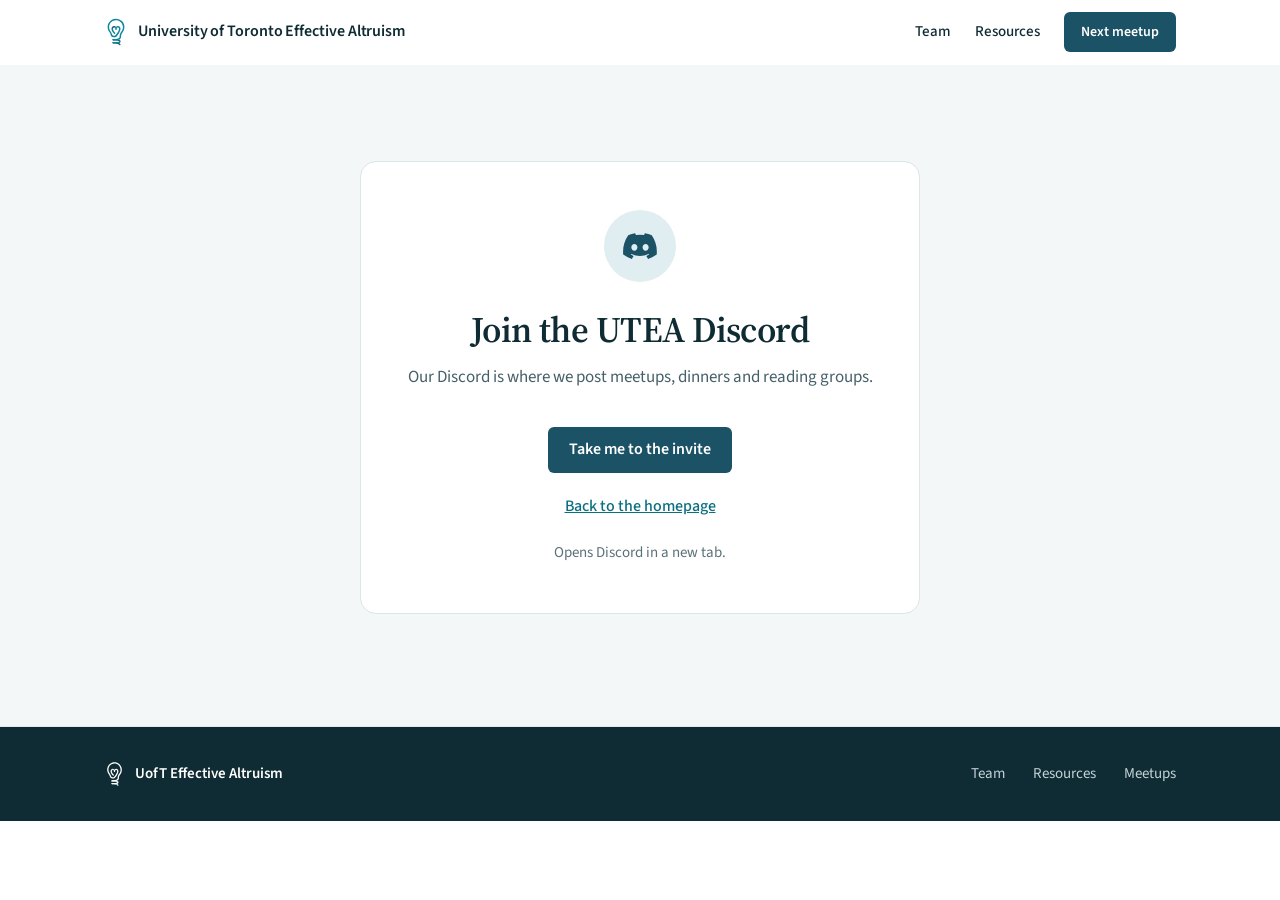
<file: discord.html>
<!DOCTYPE html>
<html lang="en">
<head>
  <meta charset="UTF-8" />
  <meta name="viewport" content="width=device-width, initial-scale=1.0" />
  <title>Join the UTEA Discord · University of Toronto Effective Altruism</title>
  <!-- Interstitial: the invite never appears in the page source as a URL, and
       this page is kept out of search indexes, so scrapers can't harvest it. -->
  <meta name="robots" content="noindex, nofollow" />
  <meta name="referrer" content="no-referrer" />
  <link rel="icon" type="image/svg+xml" href="assets/ea-logo.svg" />
  <link rel="preconnect" href="https://fonts.googleapis.com" />
  <link rel="preconnect" href="https://fonts.gstatic.com" crossorigin />
  <link
    href="https://fonts.googleapis.com/css2?family=Source+Serif+4:ital,opsz,wght@0,8..60,400..700;1,8..60,400..700&family=Source+Sans+3:wght@400..700&display=swap"
    rel="stylesheet"
  />
  <link rel="stylesheet" href="styles.css?v=8" />
</head>
<body>
  <!-- Navigation -->
  <header class="nav">
    <div class="wrap nav__inner">
      <a class="brand" href="index.html" aria-label="UofT Effective Altruism home">
        <img src="assets/ea-logo.svg" alt="" />
        <span class="brand__text">
          <span class="brand__full">University of Toronto Effective Altruism</span>
          <span class="brand__short">UTEA</span>
        </span>
      </a>
      <nav aria-label="Main">
        <ul class="nav__links">
          <li class="hide-sm"><a class="nav__link" href="team.html">Team</a></li>
          <li class="hide-sm"><a class="nav__link" href="resources.html">Resources</a></li>
          <li><a class="btn btn--primary btn--sm" href="index.html#meetup">Next meetup</a></li>
        </ul>
      </nav>
    </div>
  </header>

  <main class="gate">
    <div class="gate__card">
      <span class="gate__mark" aria-hidden="true">
        <svg viewBox="0 0 24 18" width="34" height="26" fill="currentColor" focusable="false"><path d="M20.317 1.492A19.79 19.79 0 0 0 15.432 0c-.21.375-.456.88-.625 1.28a18.27 18.27 0 0 0-5.61 0C9.028.88 8.776.375 8.564 0A19.736 19.736 0 0 0 3.677 1.496C.573 6.12-.27 10.63.152 15.077a19.9 19.9 0 0 0 6.033 3.049c.486-.66.92-1.363 1.293-2.103a12.9 12.9 0 0 1-2.036-.978c.171-.126.338-.257.499-.392 3.926 1.823 8.18 1.823 12.06 0 .163.135.33.266.5.392-.65.383-1.334.71-2.04.98.374.739.805 1.442 1.292 2.102a19.84 19.84 0 0 0 6.036-3.048c.5-5.177-.838-9.647-3.472-13.587ZM8.02 12.341c-1.182 0-2.152-1.086-2.152-2.418 0-1.333.95-2.42 2.152-2.42 1.203 0 2.173 1.086 2.152 2.42 0 1.332-.95 2.418-2.152 2.418Zm7.96 0c-1.183 0-2.153-1.086-2.153-2.418 0-1.333.95-2.42 2.152-2.42 1.203 0 2.173 1.086 2.152 2.42 0 1.332-.95 2.418-2.152 2.418Z"/></svg>
      </span>
      <h1>Join the UTEA Discord</h1>
      <p class="gate__lede">Our Discord is where we post meetups, dinners and reading groups.</p>

      <button class="btn btn--primary" type="button" id="gate-go">Take me to the invite</button>
      <a class="gate__back" href="index.html">Back to the homepage</a>

      <p class="gate__note" id="gate-status" role="status" aria-live="polite">Opens Discord in a new tab.</p>

      <noscript>
        <p class="gate__note">
          This page needs JavaScript to reveal the invite — please enable it,
          or ask an organiser to send you the link directly.
        </p>
      </noscript>
    </div>
  </main>

  <!-- Footer -->
  <footer class="footer">
    <div class="wrap footer__inner">
      <a class="footer__brand" href="index.html">
        <img src="assets/ea-logo-white.svg" alt="" />
        UofT Effective Altruism
      </a>
      <nav aria-label="Footer">
        <ul class="footer__links">
          <li><a href="team.html">Team</a></li>
          <li><a href="resources.html">Resources</a></li>
          <li><a href="index.html#meetup">Meetups</a></li>
        </ul>
      </nav>
    </div>
  </footer>

  <script src="script.js?v=8"></script>
  <script>
    // The invite is stored reversed + base64'd and only assembled on a real
    // click, so a crawler reading the HTML finds no invite URL to follow.
    (function () {
      var btn = document.getElementById("gate-go");
      var status = document.getElementById("gate-status");
      if (!btn) return;

      function unscramble(s) {
        return atob(s.split("").reverse().join(""));
      }

      btn.addEventListener("click", function () {
        var url = "https://" + unscramble("==wZn5CZy92YzlGZ") + "/" + unscramble("==ARStUQDZjanlVN");
        status.textContent = "Opening Discord…";
        var w = window.open(url, "_blank", "noopener");
        if (!w) window.location.href = url; // popup blocked — go in place
      });
    })();
  </script>
</body>
</html>
</file>
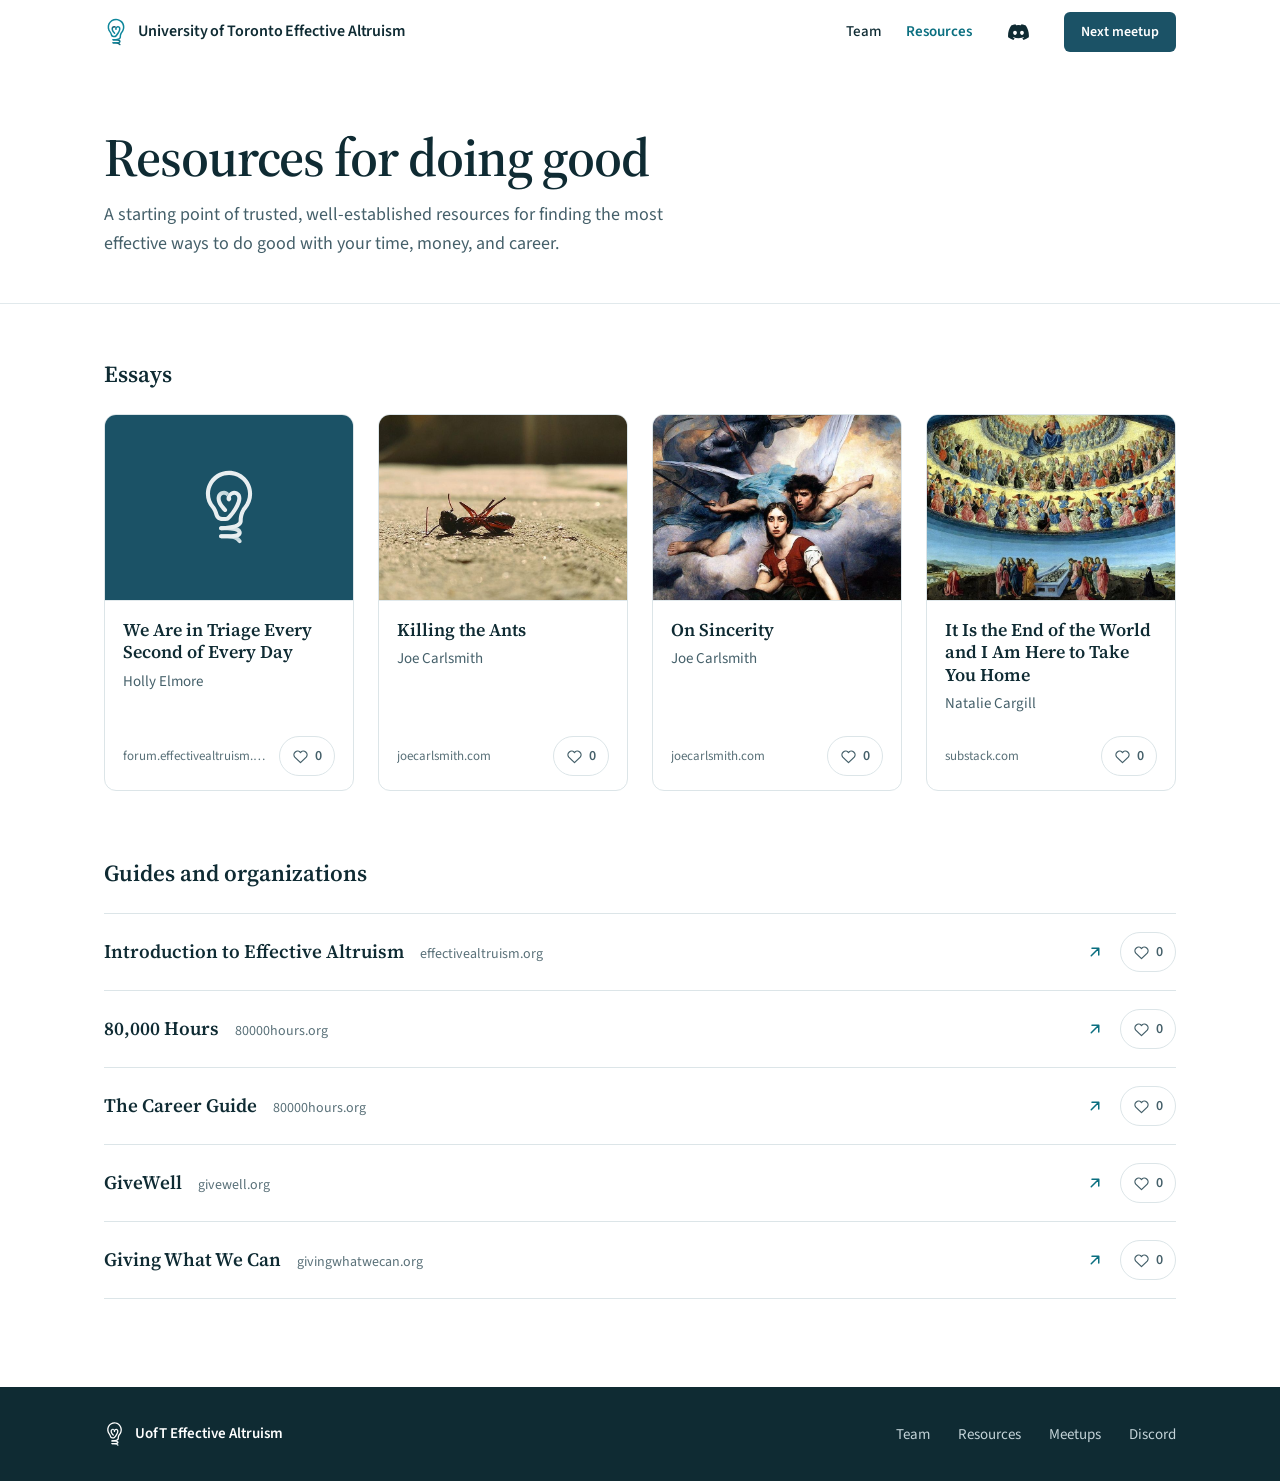
<file: resources.html>
<!DOCTYPE html>
<html lang="en">
<head>
  <meta charset="UTF-8" />
  <meta name="viewport" content="width=device-width, initial-scale=1.0" />
  <title>Resources for Doing Good · University of Toronto Effective Altruism</title>
  <meta
    name="description"
    content="A curated starting point of trusted effective altruism resources — 80,000 Hours, GiveWell, Giving What We Can and more — for finding the most effective ways to do good with your time, money, and career."
  />
  <meta
    name="keywords"
    content="effective altruism resources, doing good, University of Toronto Effective Altruism, UTEA, 80000 Hours, GiveWell, Giving What We Can, EA Forum, high-impact careers, effective giving"
  />
  <meta name="robots" content="index, follow" />
  <meta name="author" content="University of Toronto Effective Altruism" />
  <meta name="google-site-verification" content="3b4ed8b3AT4t9cAP5n7L5GcGeexUkri4UOhzZLySWu8" />
  <link rel="canonical" href="https://uteffectivealtruism.ca/resources.html" />
  <link rel="icon" type="image/svg+xml" href="assets/ea-logo.svg" />

  <!-- Social / link previews -->
  <meta property="og:type" content="website" />
  <meta property="og:site_name" content="University of Toronto Effective Altruism" />
  <meta property="og:locale" content="en_CA" />
  <meta property="og:url" content="https://uteffectivealtruism.ca/resources.html" />
  <meta property="og:title" content="Resources for Doing Good · University of Toronto Effective Altruism" />
  <meta
    property="og:description"
    content="A curated starting point of trusted resources for finding the most effective ways to do good."
  />
  <meta property="og:image" content="https://uteffectivealtruism.ca/assets/ea-logo.png" />
  <meta name="twitter:card" content="summary" />
  <meta name="twitter:title" content="Resources for Doing Good · UTEA" />
  <meta
    name="twitter:description"
    content="A curated starting point of trusted resources for finding the most effective ways to do good."
  />
  <meta name="twitter:image" content="https://uteffectivealtruism.ca/assets/ea-logo.png" />

  <link rel="preconnect" href="https://fonts.googleapis.com" />
  <link rel="preconnect" href="https://fonts.gstatic.com" crossorigin />
  <link
    href="https://fonts.googleapis.com/css2?family=Source+Serif+4:ital,opsz,wght@0,8..60,400..700;1,8..60,400..700&family=Source+Sans+3:wght@400..700&display=swap"
    rel="stylesheet"
  />
  <link rel="stylesheet" href="styles.css?v=8" />
</head>
<body>
  <!-- Navigation -->
  <header class="nav">
    <div class="wrap nav__inner">
      <a class="brand" href="index.html" aria-label="UofT Effective Altruism home">
        <img src="assets/ea-logo.svg" alt="" />
        <span class="brand__text">
          <span class="brand__full">University of Toronto Effective Altruism</span>
          <span class="brand__short">UTEA</span>
        </span>
      </a>
      <nav aria-label="Main">
        <ul class="nav__links">
          <li class="hide-sm"><a class="nav__link" href="team.html">Team</a></li>
          <li><a class="nav__link" href="resources.html" aria-current="page">Resources</a></li>
          <li>
            <a class="nav__icon" href="discord.html" aria-label="Join the UTEA Discord" title="Join our Discord">
              <svg viewBox="0 0 24 18" width="21" height="16" fill="currentColor" aria-hidden="true" focusable="false"><path d="M20.317 1.492A19.79 19.79 0 0 0 15.432 0c-.21.375-.456.88-.625 1.28a18.27 18.27 0 0 0-5.61 0C9.028.88 8.776.375 8.564 0A19.736 19.736 0 0 0 3.677 1.496C.573 6.12-.27 10.63.152 15.077a19.9 19.9 0 0 0 6.033 3.049c.486-.66.92-1.363 1.293-2.103a12.9 12.9 0 0 1-2.036-.978c.171-.126.338-.257.499-.392 3.926 1.823 8.18 1.823 12.06 0 .163.135.33.266.5.392-.65.383-1.334.71-2.04.98.374.739.805 1.442 1.292 2.102a19.84 19.84 0 0 0 6.036-3.048c.5-5.177-.838-9.647-3.472-13.587ZM8.02 12.341c-1.182 0-2.152-1.086-2.152-2.418 0-1.333.95-2.42 2.152-2.42 1.203 0 2.173 1.086 2.152 2.42 0 1.332-.95 2.418-2.152 2.418Zm7.96 0c-1.183 0-2.153-1.086-2.153-2.418 0-1.333.95-2.42 2.152-2.42 1.203 0 2.173 1.086 2.152 2.42 0 1.332-.95 2.418-2.152 2.418Z"/></svg>
            </a>
          </li>
          <li><a class="btn btn--primary btn--sm" href="index.html#meetup">Next meetup</a></li>
        </ul>
      </nav>
    </div>
  </header>

  <main>
    <section class="page-head page-head--rule">
      <div class="wrap">
        <h1>Resources for doing good</h1>
        <p>
          A starting point of trusted, well-established resources for finding the most
          effective ways to do good with your time, money, and career.
        </p>
      </div>
    </section>

    <!-- Essays -->
    <section class="res-group">
      <div class="wrap">
        <h2 class="group-title">Essays</h2>
        <div class="cards cards--4">
          <article class="card" data-heart="triage">
            <div class="card__art card__art--mark"><img src="assets/ea-logo-white.svg" alt="" /></div>
            <div class="card__body">
              <h3 class="card__title"><a href="https://forum.effectivealtruism.org/posts/vQpk3cxdAe5RX9xzo/we-are-in-triage-every-second-of-every-day" target="_blank" rel="noopener">We Are in Triage Every Second of Every Day</a></h3>
              <p class="card__by">Holly Elmore</p>
              <div class="card__foot">
                <span class="card__site">forum.effectivealtruism.org</span>
                <button class="heart" type="button" aria-pressed="false" data-label="Heart &ldquo;We Are in Triage Every Second of Every Day&rdquo;" aria-label="Heart &ldquo;We Are in Triage Every Second of Every Day&rdquo;">
                  <svg viewBox="0 0 24 24" width="17" height="17" aria-hidden="true" focusable="false"><path d="M12 20.7 3.9 12.9A5.1 5.1 0 0 1 12 6.4a5.1 5.1 0 0 1 8.1 6.5L12 20.7Z" stroke-width="1.8" stroke-linejoin="round"/></svg><span class="heart__count" aria-hidden="true">0</span>
                </button>
              </div>
            </div>
          </article>
          <article class="card" data-heart="killing-the-ants">
            <img class="card__art" src="assets/resources/killing-the-ants.jpg" alt="" width="760" height="570" loading="lazy" decoding="async" />
            <div class="card__body">
              <h3 class="card__title"><a href="https://joecarlsmith.com/2021/02/07/killing-the-ants/" target="_blank" rel="noopener">Killing the Ants</a></h3>
              <p class="card__by">Joe Carlsmith</p>
              <div class="card__foot">
                <span class="card__site">joecarlsmith.com</span>
                <button class="heart" type="button" aria-pressed="false" data-label="Heart &ldquo;Killing the Ants&rdquo;" aria-label="Heart &ldquo;Killing the Ants&rdquo;">
                  <svg viewBox="0 0 24 24" width="17" height="17" aria-hidden="true" focusable="false"><path d="M12 20.7 3.9 12.9A5.1 5.1 0 0 1 12 6.4a5.1 5.1 0 0 1 8.1 6.5L12 20.7Z" stroke-width="1.8" stroke-linejoin="round"/></svg><span class="heart__count" aria-hidden="true">0</span>
                </button>
              </div>
            </div>
          </article>
          <article class="card" data-heart="on-sincerity">
            <img class="card__art" src="assets/resources/on-sincerity.jpg" alt="" width="760" height="570" loading="lazy" decoding="async" />
            <div class="card__body">
              <h3 class="card__title"><a href="https://joecarlsmith.com/2022/12/23/on-sincerity/" target="_blank" rel="noopener">On Sincerity</a></h3>
              <p class="card__by">Joe Carlsmith</p>
              <div class="card__foot">
                <span class="card__site">joecarlsmith.com</span>
                <button class="heart" type="button" aria-pressed="false" data-label="Heart &ldquo;On Sincerity&rdquo;" aria-label="Heart &ldquo;On Sincerity&rdquo;">
                  <svg viewBox="0 0 24 24" width="17" height="17" aria-hidden="true" focusable="false"><path d="M12 20.7 3.9 12.9A5.1 5.1 0 0 1 12 6.4a5.1 5.1 0 0 1 8.1 6.5L12 20.7Z" stroke-width="1.8" stroke-linejoin="round"/></svg><span class="heart__count" aria-hidden="true">0</span>
                </button>
              </div>
            </div>
          </article>
          <article class="card" data-heart="end-of-the-world">
            <img class="card__art" src="assets/resources/end-of-the-world.jpg" alt="" width="760" height="570" loading="lazy" decoding="async" />
            <div class="card__body">
              <h3 class="card__title"><a href="https://nataliercargill.substack.com/p/it-is-the-end-of-the-world-and-i" target="_blank" rel="noopener">It Is the End of the World and I Am Here to Take You Home</a></h3>
              <p class="card__by">Natalie Cargill</p>
              <div class="card__foot">
                <span class="card__site">substack.com</span>
                <button class="heart" type="button" aria-pressed="false" data-label="Heart &ldquo;It Is the End of the World and I Am Here to Take You Home&rdquo;" aria-label="Heart &ldquo;It Is the End of the World and I Am Here to Take You Home&rdquo;">
                  <svg viewBox="0 0 24 24" width="17" height="17" aria-hidden="true" focusable="false"><path d="M12 20.7 3.9 12.9A5.1 5.1 0 0 1 12 6.4a5.1 5.1 0 0 1 8.1 6.5L12 20.7Z" stroke-width="1.8" stroke-linejoin="round"/></svg><span class="heart__count" aria-hidden="true">0</span>
                </button>
              </div>
            </div>
          </article>
        </div>
      </div>
    </section>

    <!-- Guides and organizations -->
    <section class="res-group">
      <div class="wrap">
        <h2 class="group-title">Guides and organizations</h2>
        <ul class="rows">
          <li class="row" data-heart="intro-to-ea">
            <a class="row__link" href="https://www.effectivealtruism.org/articles/introduction-to-effective-altruism" target="_blank" rel="noopener">
              <span class="row__text"><span class="row__title">Introduction to Effective Altruism</span><span class="row__site">effectivealtruism.org</span></span>
              <svg viewBox="0 0 24 24" width="18" height="18" fill="none" stroke="currentColor" stroke-width="2" stroke-linecap="round" stroke-linejoin="round" aria-hidden="true" focusable="false"><path d="M7 17 17 7M8 7h9v9"/></svg>
            </a>
            <button class="heart" type="button" aria-pressed="false" data-label="Heart &ldquo;Introduction to Effective Altruism&rdquo;" aria-label="Heart &ldquo;Introduction to Effective Altruism&rdquo;">
              <svg viewBox="0 0 24 24" width="17" height="17" aria-hidden="true" focusable="false"><path d="M12 20.7 3.9 12.9A5.1 5.1 0 0 1 12 6.4a5.1 5.1 0 0 1 8.1 6.5L12 20.7Z" stroke-width="1.8" stroke-linejoin="round"/></svg><span class="heart__count" aria-hidden="true">0</span>
            </button>
          </li>
          <li class="row" data-heart="80k-hours">
            <a class="row__link" href="https://80000hours.org/" target="_blank" rel="noopener">
              <span class="row__text"><span class="row__title">80,000 Hours</span><span class="row__site">80000hours.org</span></span>
              <svg viewBox="0 0 24 24" width="18" height="18" fill="none" stroke="currentColor" stroke-width="2" stroke-linecap="round" stroke-linejoin="round" aria-hidden="true" focusable="false"><path d="M7 17 17 7M8 7h9v9"/></svg>
            </a>
            <button class="heart" type="button" aria-pressed="false" data-label="Heart &ldquo;80,000 Hours&rdquo;" aria-label="Heart &ldquo;80,000 Hours&rdquo;">
              <svg viewBox="0 0 24 24" width="17" height="17" aria-hidden="true" focusable="false"><path d="M12 20.7 3.9 12.9A5.1 5.1 0 0 1 12 6.4a5.1 5.1 0 0 1 8.1 6.5L12 20.7Z" stroke-width="1.8" stroke-linejoin="round"/></svg><span class="heart__count" aria-hidden="true">0</span>
            </button>
          </li>
          <li class="row" data-heart="80k-career-guide">
            <a class="row__link" href="https://80000hours.org/career-guide/" target="_blank" rel="noopener">
              <span class="row__text"><span class="row__title">The Career Guide</span><span class="row__site">80000hours.org</span></span>
              <svg viewBox="0 0 24 24" width="18" height="18" fill="none" stroke="currentColor" stroke-width="2" stroke-linecap="round" stroke-linejoin="round" aria-hidden="true" focusable="false"><path d="M7 17 17 7M8 7h9v9"/></svg>
            </a>
            <button class="heart" type="button" aria-pressed="false" data-label="Heart &ldquo;The Career Guide&rdquo;" aria-label="Heart &ldquo;The Career Guide&rdquo;">
              <svg viewBox="0 0 24 24" width="17" height="17" aria-hidden="true" focusable="false"><path d="M12 20.7 3.9 12.9A5.1 5.1 0 0 1 12 6.4a5.1 5.1 0 0 1 8.1 6.5L12 20.7Z" stroke-width="1.8" stroke-linejoin="round"/></svg><span class="heart__count" aria-hidden="true">0</span>
            </button>
          </li>
          <li class="row" data-heart="givewell">
            <a class="row__link" href="https://www.givewell.org/" target="_blank" rel="noopener">
              <span class="row__text"><span class="row__title">GiveWell</span><span class="row__site">givewell.org</span></span>
              <svg viewBox="0 0 24 24" width="18" height="18" fill="none" stroke="currentColor" stroke-width="2" stroke-linecap="round" stroke-linejoin="round" aria-hidden="true" focusable="false"><path d="M7 17 17 7M8 7h9v9"/></svg>
            </a>
            <button class="heart" type="button" aria-pressed="false" data-label="Heart &ldquo;GiveWell&rdquo;" aria-label="Heart &ldquo;GiveWell&rdquo;">
              <svg viewBox="0 0 24 24" width="17" height="17" aria-hidden="true" focusable="false"><path d="M12 20.7 3.9 12.9A5.1 5.1 0 0 1 12 6.4a5.1 5.1 0 0 1 8.1 6.5L12 20.7Z" stroke-width="1.8" stroke-linejoin="round"/></svg><span class="heart__count" aria-hidden="true">0</span>
            </button>
          </li>
          <li class="row" data-heart="gwwc">
            <a class="row__link" href="https://www.givingwhatwecan.org/" target="_blank" rel="noopener">
              <span class="row__text"><span class="row__title">Giving What We Can</span><span class="row__site">givingwhatwecan.org</span></span>
              <svg viewBox="0 0 24 24" width="18" height="18" fill="none" stroke="currentColor" stroke-width="2" stroke-linecap="round" stroke-linejoin="round" aria-hidden="true" focusable="false"><path d="M7 17 17 7M8 7h9v9"/></svg>
            </a>
            <button class="heart" type="button" aria-pressed="false" data-label="Heart &ldquo;Giving What We Can&rdquo;" aria-label="Heart &ldquo;Giving What We Can&rdquo;">
              <svg viewBox="0 0 24 24" width="17" height="17" aria-hidden="true" focusable="false"><path d="M12 20.7 3.9 12.9A5.1 5.1 0 0 1 12 6.4a5.1 5.1 0 0 1 8.1 6.5L12 20.7Z" stroke-width="1.8" stroke-linejoin="round"/></svg><span class="heart__count" aria-hidden="true">0</span>
            </button>
          </li>
        </ul>
      </div>
    </section>
  </main>

  <!-- Footer -->
  <footer class="footer">
    <div class="wrap footer__inner">
      <a class="footer__brand" href="index.html">
        <img src="assets/ea-logo-white.svg" alt="" />
        UofT Effective Altruism
      </a>
      <nav aria-label="Footer">
        <ul class="footer__links">
          <li><a href="team.html">Team</a></li>
          <li><a href="resources.html">Resources</a></li>
          <li><a href="index.html#meetup">Meetups</a></li>
          <li><a href="discord.html">Discord</a></li>
        </ul>
      </nav>
    </div>
  </footer>

  <script src="script.js?v=8"></script>
</body>
</html>
</file>
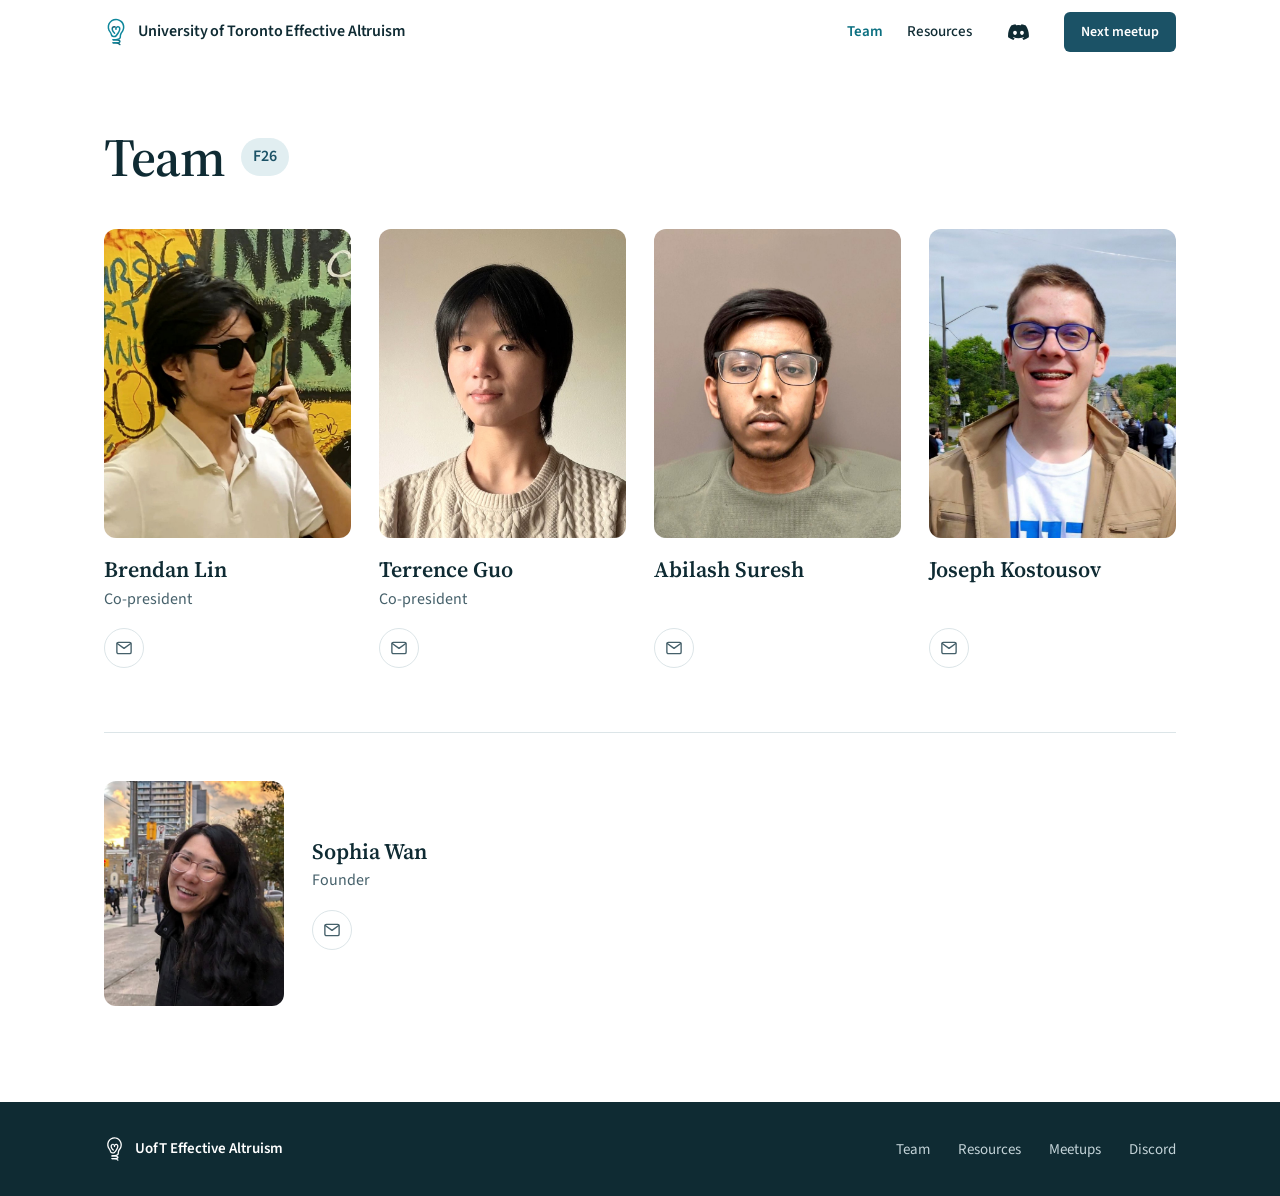
<file: team.html>
<!DOCTYPE html>
<html lang="en">
<head>
  <meta charset="UTF-8" />
  <meta name="viewport" content="width=device-width, initial-scale=1.0" />
  <title>Our Team · University of Toronto Effective Altruism</title>
  <meta
    name="description"
    content="The students organising University of Toronto Effective Altruism — meet the team behind UTEA's meetups, discussion groups, and community on campus."
  />
  <meta
    name="keywords"
    content="University of Toronto Effective Altruism team, UTEA organisers, UofT effective altruism club, student club executives"
  />
  <meta name="robots" content="index, follow" />
  <meta name="author" content="University of Toronto Effective Altruism" />
  <meta name="google-site-verification" content="3b4ed8b3AT4t9cAP5n7L5GcGeexUkri4UOhzZLySWu8" />
  <link rel="canonical" href="https://uteffectivealtruism.ca/team.html" />
  <link rel="icon" type="image/svg+xml" href="assets/ea-logo.svg" />

  <!-- Social / link previews -->
  <meta property="og:type" content="website" />
  <meta property="og:site_name" content="University of Toronto Effective Altruism" />
  <meta property="og:locale" content="en_CA" />
  <meta property="og:url" content="https://uteffectivealtruism.ca/team.html" />
  <meta property="og:title" content="Our Team · University of Toronto Effective Altruism" />
  <meta
    property="og:description"
    content="Meet the students organising UTEA's meetups, discussion groups, and community on campus."
  />
  <meta property="og:image" content="https://uteffectivealtruism.ca/assets/team-clubs-fair.jpg" />
  <meta name="twitter:card" content="summary_large_image" />
  <meta name="twitter:title" content="Our Team · UTEA" />
  <meta
    name="twitter:description"
    content="Meet the students organising UTEA's meetups, discussion groups, and community on campus."
  />
  <meta name="twitter:image" content="https://uteffectivealtruism.ca/assets/team-clubs-fair.jpg" />

  <link rel="preconnect" href="https://fonts.googleapis.com" />
  <link rel="preconnect" href="https://fonts.gstatic.com" crossorigin />
  <link
    href="https://fonts.googleapis.com/css2?family=Source+Serif+4:ital,opsz,wght@0,8..60,400..700;1,8..60,400..700&family=Source+Sans+3:wght@400..700&display=swap"
    rel="stylesheet"
  />
  <link rel="stylesheet" href="styles.css?v=8" />
</head>
<body>
  <!-- Navigation -->
  <header class="nav">
    <div class="wrap nav__inner">
      <a class="brand" href="index.html" aria-label="UofT Effective Altruism home">
        <img src="assets/ea-logo.svg" alt="" />
        <span class="brand__text">
          <span class="brand__full">University of Toronto Effective Altruism</span>
          <span class="brand__short">UTEA</span>
        </span>
      </a>
      <nav aria-label="Main">
        <ul class="nav__links">
          <li class="hide-sm"><a class="nav__link" href="team.html" aria-current="page">Team</a></li>
          <li><a class="nav__link" href="resources.html">Resources</a></li>
          <li>
            <a class="nav__icon" href="discord.html" aria-label="Join the UTEA Discord" title="Join our Discord">
              <svg viewBox="0 0 24 18" width="21" height="16" fill="currentColor" aria-hidden="true" focusable="false"><path d="M20.317 1.492A19.79 19.79 0 0 0 15.432 0c-.21.375-.456.88-.625 1.28a18.27 18.27 0 0 0-5.61 0C9.028.88 8.776.375 8.564 0A19.736 19.736 0 0 0 3.677 1.496C.573 6.12-.27 10.63.152 15.077a19.9 19.9 0 0 0 6.033 3.049c.486-.66.92-1.363 1.293-2.103a12.9 12.9 0 0 1-2.036-.978c.171-.126.338-.257.499-.392 3.926 1.823 8.18 1.823 12.06 0 .163.135.33.266.5.392-.65.383-1.334.71-2.04.98.374.739.805 1.442 1.292 2.102a19.84 19.84 0 0 0 6.036-3.048c.5-5.177-.838-9.647-3.472-13.587ZM8.02 12.341c-1.182 0-2.152-1.086-2.152-2.418 0-1.333.95-2.42 2.152-2.42 1.203 0 2.173 1.086 2.152 2.42 0 1.332-.95 2.418-2.152 2.418Zm7.96 0c-1.183 0-2.153-1.086-2.153-2.418 0-1.333.95-2.42 2.152-2.42 1.203 0 2.173 1.086 2.152 2.42 0 1.332-.95 2.418-2.152 2.418Z"/></svg>
            </a>
          </li>
          <li><a class="btn btn--primary btn--sm" href="index.html#meetup">Next meetup</a></li>
        </ul>
      </nav>
    </div>
  </header>

  <main>
    <section class="page-head">
      <div class="wrap page-head__row">
        <h1>Team</h1>
        <span class="tag">F26</span>
      </div>
    </section>

    <!-- Exec. The mail icon copies the person's email to the clipboard. Emails are
         stored reversed + base64'd in data-copy-r64 so scrapers don't find them:
         node -e 'console.log(Buffer.from("EMAIL").toString("base64").split("").reverse().join(""))'
         LinkedIn: add <a class="circle-btn" href="LINKEDIN_URL" ...> inside .member__links. -->
    <section class="team-section">
      <div class="wrap">
        <ul class="team">
          <li class="member">
            <img class="member__photo" src="assets/team/brendan-lin.jpg" width="800" height="1000" alt="Portrait of Brendan Lin" />
            <h2 class="member__name">Brendan Lin</h2>
            <p class="member__role">Co-president</p>
            <div class="member__links">
              <button class="circle-btn" type="button" data-copy-r64="==QYj5yb052by9Gd15CbpFWbA5Was5ibhRmblJnY" aria-label="Copy Brendan Lin's email address" title="Copy email">
                <svg viewBox="0 0 24 24" width="18" height="18" fill="none" stroke="currentColor" stroke-width="1.8" aria-hidden="true" focusable="false"><rect x="2.5" y="4.5" width="19" height="15" rx="2"/><path d="m3 6 9 6.5L21 6" stroke-linecap="round" stroke-linejoin="round"/></svg>
              </button>
            </div>
          </li>
          <li class="member">
            <img class="member__photo" src="assets/team/terrence-guo.jpg" width="800" height="1000" alt="Portrait of Terrence Guo" />
            <h2 class="member__name">Terrence Guo</h2>
            <p class="member__role">Co-president</p>
            <div class="member__links">
              <button class="circle-btn" type="button" data-copy-r64="==QbvNmLslWYtdGQlNmblJnclRnLvV3Z" aria-label="Copy Terrence Guo's email address" title="Copy email">
                <svg viewBox="0 0 24 24" width="18" height="18" fill="none" stroke="currentColor" stroke-width="1.8" aria-hidden="true" focusable="false"><rect x="2.5" y="4.5" width="19" height="15" rx="2"/><path d="m3 6 9 6.5L21 6" stroke-linecap="round" stroke-linejoin="round"/></svg>
              </button>
            </div>
          </li>
          <li class="member">
            <img class="member__photo" src="assets/team/abilash-suresh.jpg" width="800" height="1000" alt="Portrait of Abilash Suresh" />
            <h2 class="member__name">Abilash Suresh</h2>
            <div class="member__links">
              <button class="circle-btn" type="button" data-copy-r64="t92YuwWah12ZAlTOxg2clJXdz5CazFGbpJWY" aria-label="Copy Abilash Suresh's email address" title="Copy email">
                <svg viewBox="0 0 24 24" width="18" height="18" fill="none" stroke="currentColor" stroke-width="1.8" aria-hidden="true" focusable="false"><rect x="2.5" y="4.5" width="19" height="15" rx="2"/><path d="m3 6 9 6.5L21 6" stroke-linecap="round" stroke-linejoin="round"/></svg>
              </button>
            </div>
          </li>
          <li class="member">
            <img class="member__photo" src="assets/team/joseph-kostousov.jpg" width="800" height="1000" alt="Portrait of Joseph Kostousov" />
            <h2 class="member__name">Joseph Kostousov</h2>
            <div class="member__links">
              <button class="circle-btn" type="button" data-copy-r64="hNmLvRnbvJ3b0VnLslWYtBkdvNXdvR3cvtmLoBXZz9ma" aria-label="Copy Joseph Kostousov's email address" title="Copy email">
                <svg viewBox="0 0 24 24" width="18" height="18" fill="none" stroke="currentColor" stroke-width="1.8" aria-hidden="true" focusable="false"><rect x="2.5" y="4.5" width="19" height="15" rx="2"/><path d="m3 6 9 6.5L21 6" stroke-linecap="round" stroke-linejoin="round"/></svg>
              </button>
            </div>
          </li>
        </ul>
      </div>
    </section>

    <!-- Founder (not on the current exec) -->
    <section class="founder-section">
      <div class="wrap">
        <div class="founder">
          <img class="member__photo" src="assets/team/sophia-wan.jpg" width="800" height="1000" alt="Portrait of Sophia Wan" />
          <div class="founder__text">
            <h2 class="member__name">Sophia Wan</h2>
            <p class="member__role">Founder</p>
            <div class="member__links">
              <button class="circle-btn" type="button" data-copy-r64="t92YuwWah12ZAFDMuF2dhlGaw92c" aria-label="Copy Sophia Wan's email address" title="Copy email">
                <svg viewBox="0 0 24 24" width="18" height="18" fill="none" stroke="currentColor" stroke-width="1.8" aria-hidden="true" focusable="false"><rect x="2.5" y="4.5" width="19" height="15" rx="2"/><path d="m3 6 9 6.5L21 6" stroke-linecap="round" stroke-linejoin="round"/></svg>
              </button>
            </div>
          </div>
        </div>
      </div>
    </section>
  </main>

  <!-- Footer -->
  <footer class="footer">
    <div class="wrap footer__inner">
      <a class="footer__brand" href="index.html">
        <img src="assets/ea-logo-white.svg" alt="" />
        UofT Effective Altruism
      </a>
      <nav aria-label="Footer">
        <ul class="footer__links">
          <li><a href="team.html">Team</a></li>
          <li><a href="resources.html">Resources</a></li>
          <li><a href="index.html#meetup">Meetups</a></li>
          <li><a href="discord.html">Discord</a></li>
        </ul>
      </nav>
    </div>
  </footer>

  <script src="script.js?v=8"></script>
</body>
</html>
</file>
<file: styles.css>
/* University of Toronto Effective Altruism — styles
   Built from the 2026-10 redesign (Claude Design canvas "UTEA Website Redesign"). */

:root {
  --bg: #ffffff;
  --surface: #f3f7f8;
  --tint: #e1eef1;
  --line: #e1e9ec;
  --line-2: #dce5e8;
  --border: #c5d3d8;
  --border-hover: #9fbac2;

  --ink: #0f2b33;
  --ink-2: #45606a;
  --ink-3: #5a7179;

  --teal: #0e879c;      /* logo teal: large text, icons */
  --deep: #1b5266;      /* logo dark teal: buttons, bands */
  --deep-hover: #143f4f;
  --action: #0b6f80;    /* links on white */

  --footer: #0f2b33;
  --footer-text: #c3d3d8;
  --band-text: #d2e4e9;

  --serif: "Source Serif 4", Georgia, serif;
  --sans: "Source Sans 3", system-ui, -apple-system, "Segoe UI", sans-serif;

  --nav-h: 64px;
}

*, *::before, *::after { box-sizing: border-box; }

html { -webkit-text-size-adjust: 100%; }
@media (prefers-reduced-motion: no-preference) {
  html { scroll-behavior: smooth; }
}

body {
  margin: 0;
  background: var(--bg);
  color: var(--ink);
  font-family: var(--sans);
  font-size: 17px;
  line-height: 1.6;
  -webkit-font-smoothing: antialiased;
}

img { display: block; max-width: 100%; height: auto; }
[hidden] { display: none !important; }
a { color: var(--action); }
a:hover { color: var(--deep); }
h1, h2, h3 { margin: 0; }
:focus-visible { outline: 2px solid var(--teal); outline-offset: 3px; }

.wrap { max-width: 1120px; margin: 0 auto; padding: 0 24px; }

.sr-only {
  position: absolute; width: 1px; height: 1px; padding: 0; margin: -1px;
  overflow: hidden; clip: rect(0, 0, 0, 0); white-space: nowrap; border: 0;
}

/* ---------- Navigation ---------- */
.nav {
  position: sticky;
  top: 0;
  z-index: 20;
  background: rgba(255, 255, 255, 0.94);
  -webkit-backdrop-filter: blur(8px);
  backdrop-filter: blur(8px);
  border-bottom: 1px solid transparent;
  transition: border-color 0.2s ease;
}
.nav.is-scrolled { border-bottom-color: var(--line); }

.nav__inner {
  height: var(--nav-h);
  display: flex;
  align-items: center;
  justify-content: space-between;
  gap: 16px;
}

.brand { display: flex; align-items: center; gap: 10px; color: var(--ink); text-decoration: none; }
.brand:hover { color: var(--ink); }
.brand img { height: 34px; width: auto; }
.brand__text { font-size: 16px; font-weight: 600; letter-spacing: -0.005em; }
.brand__short { display: none; }

.nav__links { display: flex; align-items: center; gap: 24px; list-style: none; margin: 0; padding: 0; }
.nav__link { color: var(--ink); text-decoration: none; font-size: 15px; font-weight: 500; }
.nav__link:hover { color: var(--action); }
.nav__link[aria-current="page"] { color: var(--action); font-weight: 600; }
.nav__icon { display: flex; align-items: center; justify-content: center; width: 44px; height: 44px; color: var(--ink); }
.nav__icon:hover { color: var(--action); }

@media (max-width: 760px) {
  .brand__full { display: none; }
  .brand__short { display: inline; }
  .hide-sm { display: none; }
}
@media (max-width: 400px) {
  .nav__links { gap: 10px; }
}

/* ---------- Buttons ---------- */
.btn {
  display: inline-flex;
  align-items: center;
  justify-content: center;
  gap: 10px;
  min-height: 46px;
  padding: 10px 20px;
  border: 1px solid transparent;
  border-radius: 6px;
  font-family: inherit;
  font-size: 16px;
  font-weight: 600;
  line-height: 1.3;
  text-decoration: none;
  cursor: pointer;
  transition: background-color 0.15s ease, border-color 0.15s ease, color 0.15s ease;
}
.btn svg { flex-shrink: 0; }
.btn--sm { min-height: 40px; padding: 0 16px; font-size: 14px; white-space: nowrap; }
.btn--primary { background: var(--deep); color: #fff; }
.btn--primary:hover { background: var(--deep-hover); color: #fff; }
.btn--outline { background: #fff; border-color: var(--border); color: var(--ink); }
.btn--outline:hover { border-color: var(--ink); color: var(--ink); }
.btn--light { background: #fff; color: var(--deep); }
.btn--light:hover { background: var(--tint); color: var(--deep); }

/* ---------- Photos with hover captions ---------- */
.photo { margin: 0; }
.photo img { width: 100%; aspect-ratio: 4 / 3; object-fit: cover; border-radius: 12px; }
.photo figcaption {
  margin-top: 8px;
  font-size: 13px;
  line-height: 1.4;
  color: var(--ink-3);
  opacity: 0;
  transition: opacity 0.2s ease;
}
.photo:hover figcaption,
.photo:focus-within figcaption { opacity: 1; }
@media (hover: none) {
  .photo figcaption { opacity: 1; }
}

/* ---------- Hero ---------- */
.hero { padding: 72px 0 80px; }
.hero__inner { display: flex; flex-wrap: wrap; align-items: center; gap: 56px; }
.hero__copy, .hero__media { flex: 1 1 440px; min-width: 0; }
.hero h1 {
  font-family: var(--serif);
  font-size: clamp(40px, 5vw, 66px);
  line-height: 1.03;
  font-weight: 600;
  letter-spacing: -0.02em;
}
.hero h1 .accent { color: var(--teal); }
.hero__sub { margin: 24px 0 0; max-width: 500px; font-size: 19px; line-height: 1.55; color: var(--ink-2); }
.hero__sub strong { color: var(--ink); font-weight: 600; }
.hero__actions { display: flex; flex-wrap: wrap; gap: 12px; margin-top: 32px; }

@media (max-width: 600px) {
  .hero { padding: 48px 0 56px; }
  .hero__inner { gap: 40px; }
  .hero__sub { font-size: 18px; }
}

/* ---------- Questions reel ---------- */
.reel {
  background: var(--deep);
  padding: 20px 0;
  overflow: hidden;
  -webkit-mask-image: linear-gradient(90deg, transparent, #000 6%, #000 94%, transparent);
  mask-image: linear-gradient(90deg, transparent, #000 6%, #000 94%, transparent);
}
.reel__track { display: flex; width: max-content; animation: reel 80s linear infinite; }
.reel:hover .reel__track { animation-play-state: paused; }
.reel ul { display: flex; align-items: center; list-style: none; margin: 0; padding: 0; }
.reel li {
  display: flex;
  align-items: center;
  gap: 32px;
  padding-right: 32px;
  white-space: nowrap;
  font-family: var(--serif);
  font-style: italic;
  font-size: 22px;
  line-height: 1.2;
  color: #fff;
}
.reel li img { height: 20px; width: auto; opacity: 0.55; }
@keyframes reel { to { transform: translateX(-50%); } }

@media (max-width: 600px) {
  .reel { padding: 16px 0; }
  .reel li { font-size: 18px; gap: 24px; padding-right: 24px; }
  .reel li img { height: 16px; }
}
@media (prefers-reduced-motion: reduce) {
  .reel { overflow-x: auto; }
  .reel__track { animation: none; }
}

/* ---------- Shared section type ---------- */
.section { padding: 88px 0; }
.section-title {
  font-family: var(--serif);
  font-size: clamp(30px, 3.2vw, 40px);
  line-height: 1.08;
  font-weight: 600;
  letter-spacing: -0.015em;
}
.lede { margin: 16px 0 0; max-width: 540px; font-size: 18px; line-height: 1.6; color: var(--ink-2); }

@media (max-width: 600px) {
  .section { padding: 64px 0; }
}

/* ---------- Meetups + calendar ---------- */
.meetup {
  background: var(--surface);
  border-bottom: 1px solid var(--line);
  padding: 80px 0;
  scroll-margin-top: var(--nav-h);
}
.meetup__grid {
  display: grid;
  grid-template-columns: minmax(0, 1fr) minmax(0, 1fr);
  grid-template-areas: "text cal" "photo cal";
  column-gap: 56px;
  row-gap: 32px;
  align-items: start;
}
.meetup__text { grid-area: text; }
.meetup__photo { grid-area: photo; }
.cal { grid-area: cal; }

@media (max-width: 900px) {
  .meetup__grid { grid-template-columns: minmax(0, 1fr); grid-template-areas: "text" "cal" "photo"; }
}
@media (max-width: 600px) {
  .meetup { padding: 64px 0; }
}

.checks { list-style: none; margin: 24px 0 0; padding: 0; display: flex; flex-direction: column; gap: 14px; }
.checks li { display: flex; align-items: flex-start; gap: 12px; font-size: 17px; line-height: 1.5; }
.checks svg { flex-shrink: 0; margin-top: 2px; }

.cal {
  background: #fff;
  border: 1px solid var(--line-2);
  border-radius: 16px;
  padding: 20px;
  box-shadow: 0 1px 2px rgba(15, 43, 51, 0.04);
}
.cal__head { display: flex; flex-wrap: wrap; align-items: center; justify-content: space-between; gap: 12px; }
.cal__nav { display: flex; align-items: center; gap: 2px; }
.cal__month { min-width: 140px; text-align: center; font-family: var(--serif); font-size: 19px; font-weight: 600; }

.icon-btn {
  width: 40px;
  height: 40px;
  display: inline-flex;
  align-items: center;
  justify-content: center;
  padding: 0;
  border: 0;
  border-radius: 999px;
  background: transparent;
  color: var(--ink-2);
  cursor: pointer;
}
.icon-btn:hover { background: var(--tint); color: var(--ink); }

.subscribe { position: relative; }
.subscribe > summary { list-style: none; }
.subscribe > summary::-webkit-details-marker { display: none; }
.subscribe > summary.btn { min-height: 40px; padding: 0 14px; gap: 8px; font-size: 15px; }
.subscribe[open] > summary { border-color: var(--ink); }

.menu {
  position: absolute;
  right: 0;
  top: 48px;
  z-index: 5;
  min-width: 224px;
  list-style: none;
  margin: 0;
  padding: 6px;
  background: #fff;
  border: 1px solid var(--line-2);
  border-radius: 10px;
  box-shadow: 0 12px 32px rgba(15, 43, 51, 0.14);
}
.menu a,
.menu button {
  display: flex;
  align-items: center;
  width: 100%;
  min-height: 40px;
  padding: 0 12px;
  border: 0;
  border-radius: 6px;
  background: transparent;
  color: var(--ink);
  font-family: inherit;
  font-size: 15px;
  text-align: left;
  text-decoration: none;
  cursor: pointer;
}
.menu a:hover,
.menu button:hover { background: var(--surface); color: var(--ink); }
.menu__sep { border-top: 1px solid var(--line); margin-top: 6px; padding-top: 6px; }

.cal__dow {
  display: grid;
  grid-template-columns: repeat(7, minmax(0, 1fr));
  margin-top: 18px;
  font-size: 12px;
  font-weight: 600;
  letter-spacing: 0.06em;
  color: var(--ink-3);
  text-align: center;
}
.cal__grid { display: grid; grid-template-columns: repeat(7, minmax(0, 1fr)); row-gap: 4px; margin-top: 10px; }

.day {
  width: 38px;
  height: 38px;
  margin: 0 auto;
  display: flex;
  align-items: center;
  justify-content: center;
  padding: 0;
  border: 0;
  border-radius: 999px;
  background: transparent;
  color: var(--ink);
  font-family: inherit;
  font-size: 15px;
}
.day--past { color: var(--ink-3); }
.day--today { box-shadow: inset 0 0 0 1.5px var(--ink); font-weight: 600; }
.day--event { background: var(--tint); color: var(--deep); font-weight: 600; cursor: pointer; }
.day--event:hover { background: #cfe3e8; }
.day--event[aria-pressed="true"] { background: var(--deep); color: #fff; }
@media (max-width: 420px) {
  .cal { padding: 18px; }
  .day { width: 36px; height: 36px; font-size: 15px; }
}

.cal__upcoming { margin-top: 20px; padding-top: 20px; border-top: 1px solid var(--line); }
.cal__label {
  margin: 0 0 8px;
  font-size: 13px;
  font-weight: 700;
  letter-spacing: 0.08em;
  text-transform: uppercase;
  color: var(--ink-3);
}
.cal__list { list-style: none; margin: 0; padding: 0; display: flex; flex-direction: column; gap: 4px; }
.cal__empty {
  margin: 0;
  padding: 20px 16px;
  border: 1px dashed var(--border);
  border-radius: 12px;
  font-size: 16px;
  line-height: 1.5;
  color: var(--ink-2);
  text-align: center;
}
.cal__embed {
  display: block;
  width: 100%;
  height: 450px;
  margin-top: 16px;
  border: 1px solid var(--line-2);
  border-radius: 12px;
  background: #fff;
}

.event { display: flex; align-items: center; gap: 12px; padding: 8px; border-radius: 12px; }
.event.is-selected { background: var(--surface); }
.event__pick {
  flex: 1 1 auto;
  min-width: 0;
  display: flex;
  align-items: center;
  gap: 16px;
  padding: 0;
  border: 0;
  background: transparent;
  color: inherit;
  font-family: inherit;
  text-align: left;
  cursor: pointer;
}
.event__date {
  flex-shrink: 0;
  width: 50px;
  height: 54px;
  display: flex;
  flex-direction: column;
  align-items: center;
  justify-content: center;
  gap: 2px;
  border-radius: 10px;
  background: var(--tint);
  color: var(--deep);
}
.event.is-selected .event__date { background: var(--deep); color: #fff; }
.event__mon { font-size: 11px; font-weight: 700; letter-spacing: 0.08em; }
.event__day { font-size: 20px; font-weight: 600; line-height: 1.05; }
.event__text { display: flex; flex-direction: column; gap: 2px; min-width: 0; }
.event__title { font-size: 17px; font-weight: 600; line-height: 1.3; color: var(--ink); }
.event__meta { font-size: 14px; line-height: 1.4; color: var(--ink-2); }

.rsvp {
  flex-shrink: 0;
  display: inline-flex;
  align-items: center;
  gap: 6px;
  height: 40px;
  padding: 0 14px;
  border: 1px solid var(--border);
  border-radius: 999px;
  color: var(--ink);
  font-size: 14px;
  font-weight: 600;
  text-decoration: none;
}
.rsvp:hover { border-color: var(--ink); color: var(--ink); }

/* ---------- Cards (essays) ---------- */
.section__head { display: flex; flex-wrap: wrap; align-items: flex-end; justify-content: space-between; gap: 24px; }
.section__head > div { flex: 1 1 480px; min-width: 0; }
.more { display: inline-flex; align-items: center; gap: 8px; min-height: 44px; font-size: 17px; font-weight: 600; color: var(--action); text-decoration: none; }

.cards { display: grid; grid-template-columns: repeat(auto-fill, minmax(270px, 1fr)); gap: 24px; margin-top: 40px; }
.cards--4 { grid-template-columns: repeat(auto-fill, minmax(250px, 1fr)); margin-top: 24px; }

.card {
  display: flex;
  flex-direction: column;
  overflow: hidden;
  background: #fff;
  border: 1px solid var(--line-2);
  border-radius: 12px;
  color: var(--ink);
  text-decoration: none;
  transition: border-color 0.15s ease;
}
a.card:hover { border-color: var(--border-hover); color: var(--ink); }
.card__art { width: 100%; aspect-ratio: 4 / 3; object-fit: cover; border-bottom: 1px solid var(--line); }
.card__art--mark { display: flex; align-items: center; justify-content: center; background: var(--deep); }
.card__art--mark img { height: 92px; width: auto; opacity: 0.9; }
.card__body { display: flex; flex-direction: column; gap: 6px; flex-grow: 1; padding: 20px 22px 22px; }
.cards--4 .card__body { padding: 18px 18px 14px; }
.card__title { font-family: var(--serif); font-size: 20px; line-height: 1.25; font-weight: 600; }
.cards--4 .card__title { font-size: 18px; }
.card__title a { color: var(--ink); text-decoration: none; }
.card__title a:hover { color: var(--action); }
.card__by { margin: 0; font-size: 15px; color: var(--ink-2); }
.card__site { margin-top: auto; padding-top: 14px; font-size: 13px; color: var(--ink-3); }
.card__foot {
  margin-top: auto;
  padding-top: 14px;
  display: flex;
  align-items: center;
  justify-content: space-between;
  gap: 12px;
}
.card__foot .card__site { margin: 0; padding: 0; min-width: 0; overflow: hidden; text-overflow: ellipsis; white-space: nowrap; }

/* Hearts on resources */
.heart {
  flex-shrink: 0;
  display: inline-flex;
  align-items: center;
  justify-content: center;
  gap: 6px;
  min-width: 40px;
  height: 40px;
  padding: 0 12px;
  border: 1px solid var(--line-2);
  border-radius: 999px;
  background: #fff;
  color: var(--ink-2);
  font-family: inherit;
  font-size: 14px;
  font-weight: 600;
  cursor: pointer;
}
.heart:hover { border-color: var(--border-hover); color: var(--ink); }
.heart svg path { fill: none; stroke: currentColor; }
.heart.is-on { background: #fdf2f5; border-color: #e8b9c6; color: #b4234a; }
.heart.is-on svg path { fill: currentColor; }
.heart.is-popping svg { animation: pop 0.35s ease; }
@keyframes pop { 50% { transform: scale(1.3); } }

/* ---------- Page headers ---------- */
.page-head { padding: 64px 0 44px; }
.page-head--rule { border-bottom: 1px solid var(--line); }
.page-head h1 {
  font-family: var(--serif);
  font-size: clamp(36px, 4.2vw, 54px);
  line-height: 1.05;
  font-weight: 600;
  letter-spacing: -0.02em;
}
.page-head p { margin: 16px 0 0; max-width: 620px; font-size: 18px; line-height: 1.6; color: var(--ink-2); }
.page-head__row { display: flex; align-items: center; gap: 16px; }
.tag { padding: 6px 12px; border-radius: 999px; background: var(--tint); color: var(--deep); font-size: 16px; font-weight: 600; }

@media (max-width: 600px) {
  .page-head { padding: 48px 0 36px; }
}

/* ---------- Resources ---------- */
.res-group { padding: 56px 0 20px; }
.res-group + .res-group { padding: 48px 0 88px; }
.group-title { font-family: var(--serif); font-size: 23px; line-height: 1.3; font-weight: 600; }

.rows { list-style: none; margin: 24px 0 0; padding: 0; border-top: 1px solid var(--line-2); }
.row { display: flex; align-items: center; gap: 16px; padding: 14px 0; border-bottom: 1px solid var(--line-2); }
.row__link { flex: 1 1 auto; min-width: 0; display: flex; align-items: center; gap: 16px; min-height: 48px; color: var(--ink); text-decoration: none; }
.row__link:hover { color: var(--ink); }
.row__text { flex: 1 1 auto; min-width: 0; display: flex; flex-wrap: wrap; align-items: baseline; column-gap: 16px; row-gap: 2px; }
.row__title { font-family: var(--serif); font-size: 19px; line-height: 1.3; font-weight: 600; }
.row__link:hover .row__title { color: var(--action); }
.row__site { font-size: 14px; color: var(--ink-3); }
.row__link svg { flex-shrink: 0; color: var(--action); }

/* ---------- Team ---------- */
.team-section { padding: 0 0 64px; }
.team { display: grid; grid-template-columns: repeat(auto-fill, minmax(240px, 1fr)); gap: 44px 28px; list-style: none; margin: 0; padding: 0; }
.member { display: flex; flex-direction: column; }
.member__photo { width: 100%; aspect-ratio: 4 / 5; object-fit: cover; border-radius: 12px; background: var(--tint); }
.member__initials {
  display: flex;
  align-items: center;
  justify-content: center;
  font-family: var(--serif);
  font-size: 64px;
  font-weight: 600;
  letter-spacing: 0.02em;
  color: var(--deep);
}
.member__name { margin-top: 18px; font-family: var(--serif); font-size: 22px; line-height: 1.2; font-weight: 600; }
.member__role { margin: 4px 0 0; font-size: 16px; color: var(--ink-2); }
.member__links { display: flex; gap: 8px; margin-top: auto; padding-top: 16px; }

.circle-btn {
  position: relative;
  width: 40px;
  height: 40px;
  display: inline-flex;
  align-items: center;
  justify-content: center;
  padding: 0;
  border: 1px solid var(--line-2);
  border-radius: 999px;
  background: #fff;
  color: var(--ink-2);
  cursor: pointer;
}
.circle-btn:hover { border-color: var(--border-hover); color: var(--ink); }
.circle-btn.is-copied { border-color: var(--teal); color: var(--teal); }
.circle-btn.is-copied::after,
.circle-btn.is-copy-failed::after {
  content: "Copied";
  position: absolute;
  bottom: calc(100% + 8px);
  left: 50%;
  transform: translateX(-50%);
  padding: 4px 8px;
  border-radius: 6px;
  background: var(--ink);
  color: #fff;
  font-size: 13px;
  font-weight: 600;
  white-space: nowrap;
  pointer-events: none;
}
.circle-btn.is-copy-failed::after { content: "Couldn't copy"; }

.founder-section { padding: 0 0 96px; }
.founder { display: flex; flex-wrap: wrap; align-items: center; gap: 28px; padding-top: 48px; border-top: 1px solid var(--line-2); }
.founder .member__photo { width: 180px; }
.founder__text { flex: 1 1 260px; min-width: 0; }
.founder .member__name { margin-top: 0; }

/* ---------- Discord gate ---------- */
.gate { background: var(--surface); padding: 96px 24px 112px; border-bottom: 1px solid var(--line); }
.gate__card {
  max-width: 560px;
  margin: 0 auto;
  display: flex;
  flex-direction: column;
  align-items: center;
  padding: 48px clamp(24px, 6vw, 44px);
  background: #fff;
  border: 1px solid var(--line-2);
  border-radius: 16px;
  text-align: center;
}
.gate__mark { width: 72px; height: 72px; display: flex; align-items: center; justify-content: center; border-radius: 999px; background: var(--tint); color: var(--deep); }
.gate h1 {
  margin-top: 28px;
  font-family: var(--serif);
  font-size: clamp(28px, 3.2vw, 36px);
  line-height: 1.1;
  font-weight: 600;
  letter-spacing: -0.015em;
}
.gate__lede { margin: 14px 0 0; font-size: 17px; line-height: 1.6; color: var(--ink-2); }
.gate .btn { margin-top: 36px; }
.gate__back { margin-top: 12px; display: inline-flex; align-items: center; min-height: 44px; font-size: 16px; font-weight: 500; }
.gate__note { margin: 12px 0 0; font-size: 15px; color: var(--ink-3); }

@media (max-width: 600px) {
  .gate { padding: 64px 16px 80px; }
}

/* ---------- Discord band ---------- */
.band { background: var(--deep); padding: 64px 0; }
.band__inner { display: flex; flex-wrap: wrap; align-items: center; justify-content: space-between; gap: 32px; }
.band__inner > div { flex: 1 1 480px; min-width: 0; }
.band h2 {
  font-family: var(--serif);
  font-size: clamp(28px, 2.8vw, 38px);
  line-height: 1.12;
  font-weight: 600;
  letter-spacing: -0.015em;
  color: #fff;
}
.band p { margin: 12px 0 0; font-size: 18px; line-height: 1.6; color: var(--band-text); }

/* ---------- Footer ---------- */
.footer { background: var(--footer); padding: 32px 0; }
.footer__inner { display: flex; flex-wrap: wrap; align-items: center; justify-content: space-between; gap: 24px; }
.footer__brand { display: flex; align-items: center; gap: 10px; color: #fff; text-decoration: none; font-size: 15px; font-weight: 600; }
.footer__brand:hover { color: #fff; }
.footer__brand img { height: 30px; width: auto; }
.footer__links { display: flex; flex-wrap: wrap; gap: 8px 28px; list-style: none; margin: 0; padding: 0; }
.footer__links a { color: var(--footer-text); text-decoration: none; font-size: 15px; }
.footer__links a:hover { color: #fff; }
</file>
